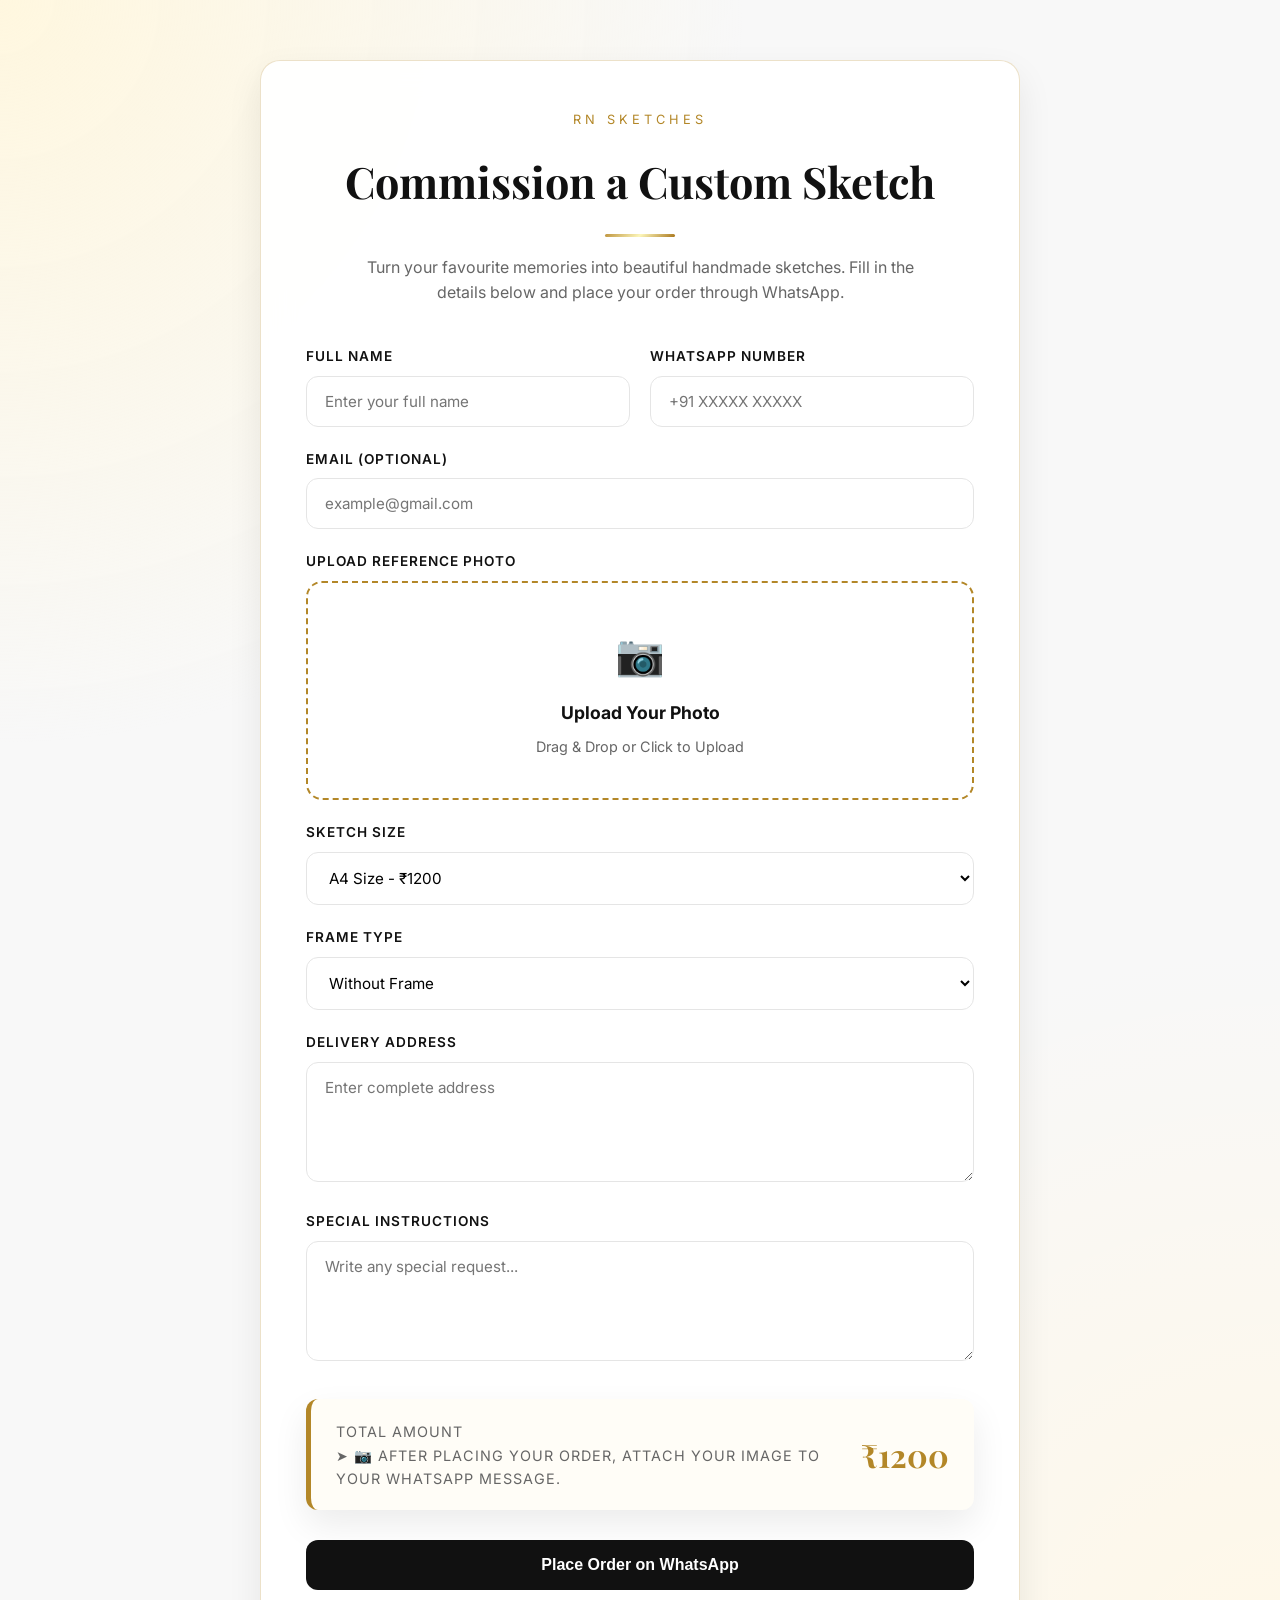
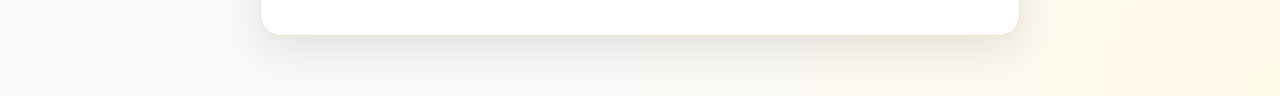
<file: order/order.html>
<!DOCTYPE html>
<html lang="en">

<head>
    <meta charset="UTF-8">
    <meta name="viewport" content="width=device-width, initial-scale=1.0">

    <title>RN Sketches | Commission a Custom Sketch</title>

    <!-- Google Fonts -->
    <link rel="preconnect" href="https://fonts.googleapis.com">
    <link rel="preconnect" href="https://fonts.gstatic.com" crossorigin>

    <link
        href="https://fonts.googleapis.com/css2?family=Inter:wght@300;400;500;600;700&family=Playfair+Display:wght@400;500;600;700&display=swap"
        rel="stylesheet">

    <!-- CSS -->
    <link rel="stylesheet" href="style.css">
</head>

<body>

    <!-- ==========================
         ORDER SECTION
    =========================== -->

    <section class="order-section">

        <div class="order-container">

            <!-- Heading -->

            <div class="section-heading">

                <span class="heading-tag">
                    RN Sketches
                </span>

                <h1 class="order-title">
                    Commission a Custom Sketch
                </h1>

                <p class="order-subtitle">
                    Turn your favourite memories into beautiful handmade sketches.
                    Fill in the details below and place your order through WhatsApp.
                </p>

            </div>

            <!-- Order Form -->

            <form id="sketchOrderForm">

                <!-- Name & Phone -->

                <div class="form-row">

                    <div class="form-group">

                        <label for="clientName">
                            Full Name
                        </label>

                        <input type="text" id="clientName" placeholder="Enter your full name" required>

                    </div>

                    <div class="form-group">

                        <label for="clientPhone">
                            WhatsApp Number
                        </label>

                        <input type="tel" id="clientPhone" placeholder="+91 XXXXX XXXXX" required>

                    </div>

                </div>

                <!-- Email -->

                <div class="form-group">

                    <label for="clientEmail">
                        Email (Optional)
                    </label>

                    <input type="email" id="clientEmail" placeholder="example@gmail.com">

                </div>

                <!-- Upload -->

                <div class="form-group">

                    <label>
                        Upload Reference Photo
                    </label>

                    <div class="upload-area" id="uploadZone">

                        <div class="upload-icon">

                            📷

                        </div>

                        <h3>
                            Upload Your Photo
                        </h3>

                        <p id="fileLabel">
                            Drag & Drop or Click to Upload
                        </p>

                        <input type="file" id="photoInput" accept="image/*" required>

                    </div>

                </div>

                <!-- Sketch Size -->

                <div class="form-group">

                    <label for="sketchSize">
                        Sketch Size
                    </label>

                    <select id="sketchSize">

                        <option value="A4" data-price="1200">
                            A4 Size - ₹1200
                        </option>

                        <option value="A3" data-price="2500">
                            A3 Size - ₹2500
                        </option>

                        <option value="A2" data-price="4500">
                            A2 Size - ₹4500
                        </option>

                    </select>

                </div>

                <!-- Frame -->

                <div class="form-group">

                    <label for="frameType">
                        Frame Type
                    </label>

                    <select id="frameType">

                        <option value="No Frame">
                            Without Frame
                        </option>

                        <option value="Black Frame">
                            Black Frame
                        </option>

                        <option value="Golden Frame">
                            Golden Frame
                        </option>

                    </select>

                </div>

                <!-- Address -->

                <div class="form-group">

                    <label for="address">
                        Delivery Address
                    </label>

                    <textarea id="address" rows="4" placeholder="Enter complete address"></textarea>

                </div>

                <!-- Instructions -->

                <div class="form-group">

                    <label for="notes">
                        Special Instructions
                    </label>

                    <textarea id="notes" rows="4" placeholder="Write any special request..."></textarea>

                </div>

                <!-- Amount -->

                <div class="amount-panel">

                    <div>

                        <span class="amount-label">

                            Total Amount
                            <p>➤ 📷 After placing your order, attach your image to your WhatsApp message.</p>
                        </span>

                    </div>

                    <div>

                        <span class="amount-value" id="priceDisplay">

                            ₹1200

                        </span>

                    </div>

                </div>

                <!-- Button -->

                <button class="whatsapp-btn" type="submit">
                    
                    <span>

                        Place Order on WhatsApp

                    </span>

                </button>

            </form>

        </div>

    </section>

    <!-- JavaScript -->

    <script src="script.js"></script>

</body>

</html>
</file>
<file: order/style.css>
/* ===========================================
   RN SKETCHES - Premium Order Form by fully prompted chatgpt,but edit as per my requirements
=========================================== */

@import url('https://fonts.googleapis.com/css2?family=Inter:wght@300;400;500;600;700&family=Playfair+Display:wght@600;700&display=swap');

:root{
    --gold:#b38728;
    --gold-light:#f8f1dc;
    --gold-gradient:linear-gradient(135deg,#bf953f,#fcf6ba,#aa771c);
    --black:#111;
    --white:#fff;
    --gray:#666;
    --border:#e5e5e5;
    --shadow:0 15px 35px rgba(0,0,0,.08);
    --transition:.35s ease;
}

/* Reset */

*{
    margin:0;
    padding:0;
    box-sizing:border-box;
}

body{
    font-family:'Inter',sans-serif;
    background:#f8f8f8;
    color:var(--black);
    line-height:1.6;
}

/* Section */

.order-section{
    min-height:100vh;
    display:flex;
    justify-content:center;
    align-items:center;
    padding:60px 20px;
    background:
        radial-gradient(circle at top left,#fff7df 0%,transparent 35%),
        radial-gradient(circle at bottom right,#fff8e7 0%,transparent 35%);
}

/* Card */

.order-container{
    width:100%;
    max-width:760px;
    background:rgba(255,255,255,.95);
    backdrop-filter:blur(15px);
    border:1px solid rgba(179,135,40,.25);
    border-radius:20px;
    padding:45px;
    box-shadow:var(--shadow);
    transition:var(--transition);
}

.order-container:hover{
    transform:translateY(-6px);
    box-shadow:0 25px 50px rgba(0,0,0,.12);
}

/* Heading */

.section-heading{
    text-align:center;
    margin-bottom:40px;
}

.heading-tag{
    color:var(--gold);
    font-size:.8rem;
    text-transform:uppercase;
    letter-spacing:4px;
}

.order-title{
    font-family:'Playfair Display',serif;
    font-size:2.7rem;
    margin:15px 0;
}

.order-title::after{
    content:"";
    display:block;
    width:70px;
    height:3px;
    margin:18px auto;
    background:var(--gold-gradient);
    border-radius:20px;
    transition:.4s;
}

.order-container:hover .order-title::after{
    width:140px;
}

.order-subtitle{
    color:var(--gray);
    max-width:550px;
    margin:auto;
}

/* Form */

.form-row{
    display:grid;
    grid-template-columns:repeat(2,1fr);
    gap:20px;
}

.form-group{
    margin-bottom:22px;
}

.form-group label{
    display:block;
    margin-bottom:8px;
    font-size:.85rem;
    font-weight:600;
    text-transform:uppercase;
    letter-spacing:1px;
}

/* Inputs */

.form-group input,
.form-group select,
.form-group textarea{

    width:100%;
    padding:15px 18px;
    border:1px solid var(--border);
    border-radius:12px;
    font-size:.95rem;
    background:#fff;
    transition:var(--transition);
    font-family:inherit;

}

.form-group input:hover,
.form-group select:hover,
.form-group textarea:hover{

    border-color:var(--gold);

}

.form-group input:focus,
.form-group select:focus,
.form-group textarea:focus{

    outline:none;
    border-color:var(--gold);
    box-shadow:0 0 0 4px rgba(179,135,40,.12);

}

textarea{
    resize:vertical;
    min-height:120px;
}


/*==========================================
        Upload Area
==========================================*/

.upload-area{
    border:2px dashed var(--gold);
    border-radius:16px;
    padding:40px 20px;
    text-align:center;
    background:var(--white);
    cursor:pointer;
    transition:var(--transition);
}

.upload-area:hover{
    border-style:solid;
    background:var(--gold-light);
    transform:translateY(-4px);
}

.upload-icon{
    font-size:2.5rem;
    margin-bottom:12px;
    transition:var(--transition);
}

.upload-area:hover .upload-icon{
    transform:scale(1.1) rotate(8deg);
}

.upload-area h3{
    font-size:1.1rem;
    margin-bottom:8px;
}

.upload-area p{
    color:var(--gray);
    font-size:.9rem;
}

#photoInput{
    display:none;
}

/*==========================================
        Amount Panel
==========================================*/

.amount-panel{
    margin:30px 0;
    padding:20px 25px;
    display:flex;
    justify-content:space-between;
    align-items:center;
    background:#fffdf7;
    border-left:5px solid var(--gold);
    border-radius:12px;
    box-shadow:var(--shadow);
}

.amount-label{
    color:var(--gray);
    font-size:.9rem;
    text-transform:uppercase;
    letter-spacing:1px;
}

.amount-value{
    font-family:'Playfair Display',serif;
    font-size:2rem;
    color:var(--gold);
    font-weight:700;
}

/*==========================================
        WhatsApp Button
==========================================*/

.whatsapp-btn{
    width:100%;
    padding:16px;
    border:none;
    border-radius:12px;
    background:var(--black);
    color:var(--white);
    font-size:1rem;
    font-weight:600;
    cursor:pointer;
    overflow:hidden;
    position:relative;
    transition:var(--transition);
}

.whatsapp-btn::before{
    content:"";
    position:absolute;
    top:0;
    left:-120%;
    width:100%;
    height:100%;
    background:linear-gradient(
        120deg,
        transparent,
        rgba(255,255,255,.35),
        transparent
    );
    transition:.8s;
}

.whatsapp-btn:hover::before{
    left:120%;
}

.whatsapp-btn:hover{
    background:var(--gold);
    color:var(--black);
    transform:translateY(-3px);
}

.whatsapp-btn:active{
    transform:scale(.98);
}

/*==========================================
        Animations
==========================================*/

.order-container{
    animation:fadeUp .7s ease;
}

@keyframes fadeUp{

    from{
        opacity:0;
        transform:translateY(40px);
    }

    to{
        opacity:1;
        transform:translateY(0);
    }

}

/*==========================================
        Responsive
==========================================*/

@media(max-width:768px){

    .order-container{
        padding:30px 20px;
    }

    .order-title{
        font-size:2rem;
    }

    .form-row{
        grid-template-columns:1fr;
    }

    .amount-panel{
        flex-direction:column;
        gap:10px;
        text-align:center;
    }

}

@media(max-width:480px){

    .order-section{
        padding:30px 15px;
    }

    .order-title{
        font-size:1.8rem;
    }

    .upload-area{
        padding:30px 15px;
    }

    .amount-value{
        font-size:1.6rem;
    }

    .whatsapp-btn{
        font-size:.95rem;
        padding:15px;
    }

}
</file>
